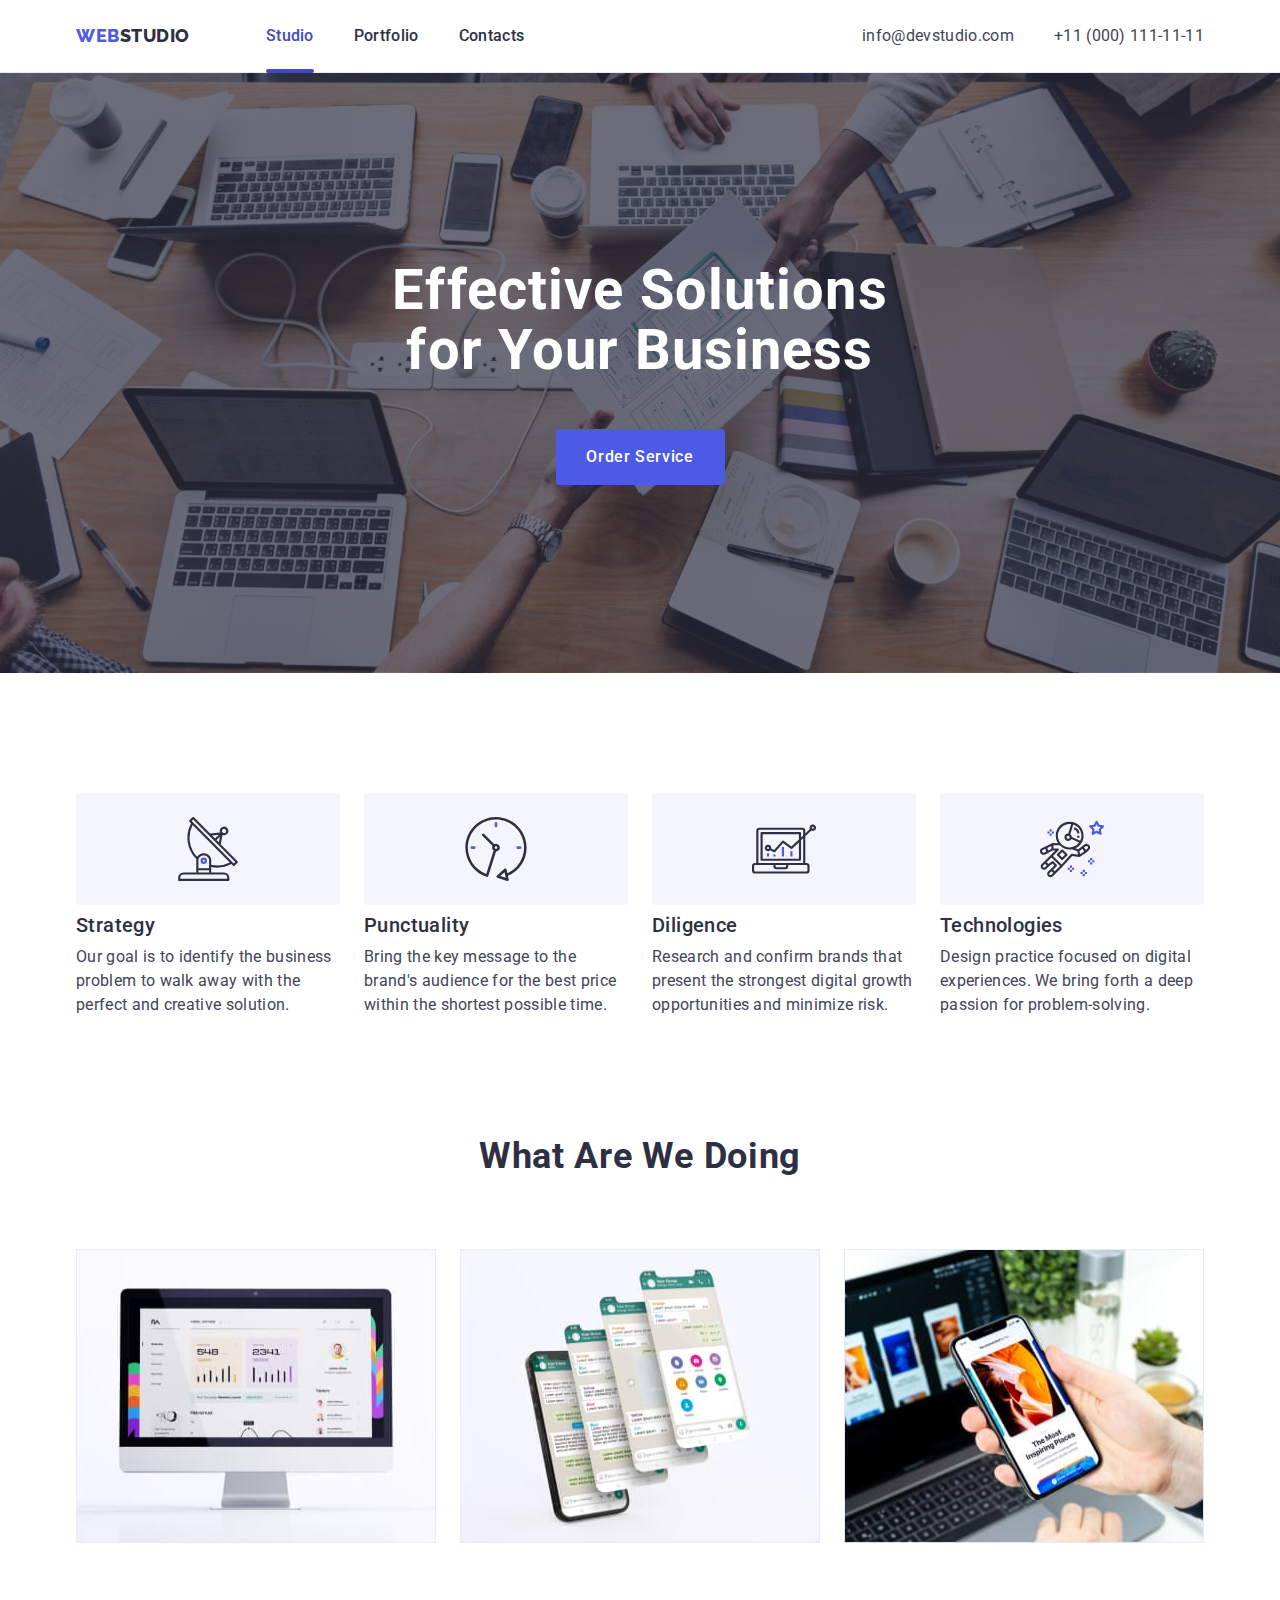
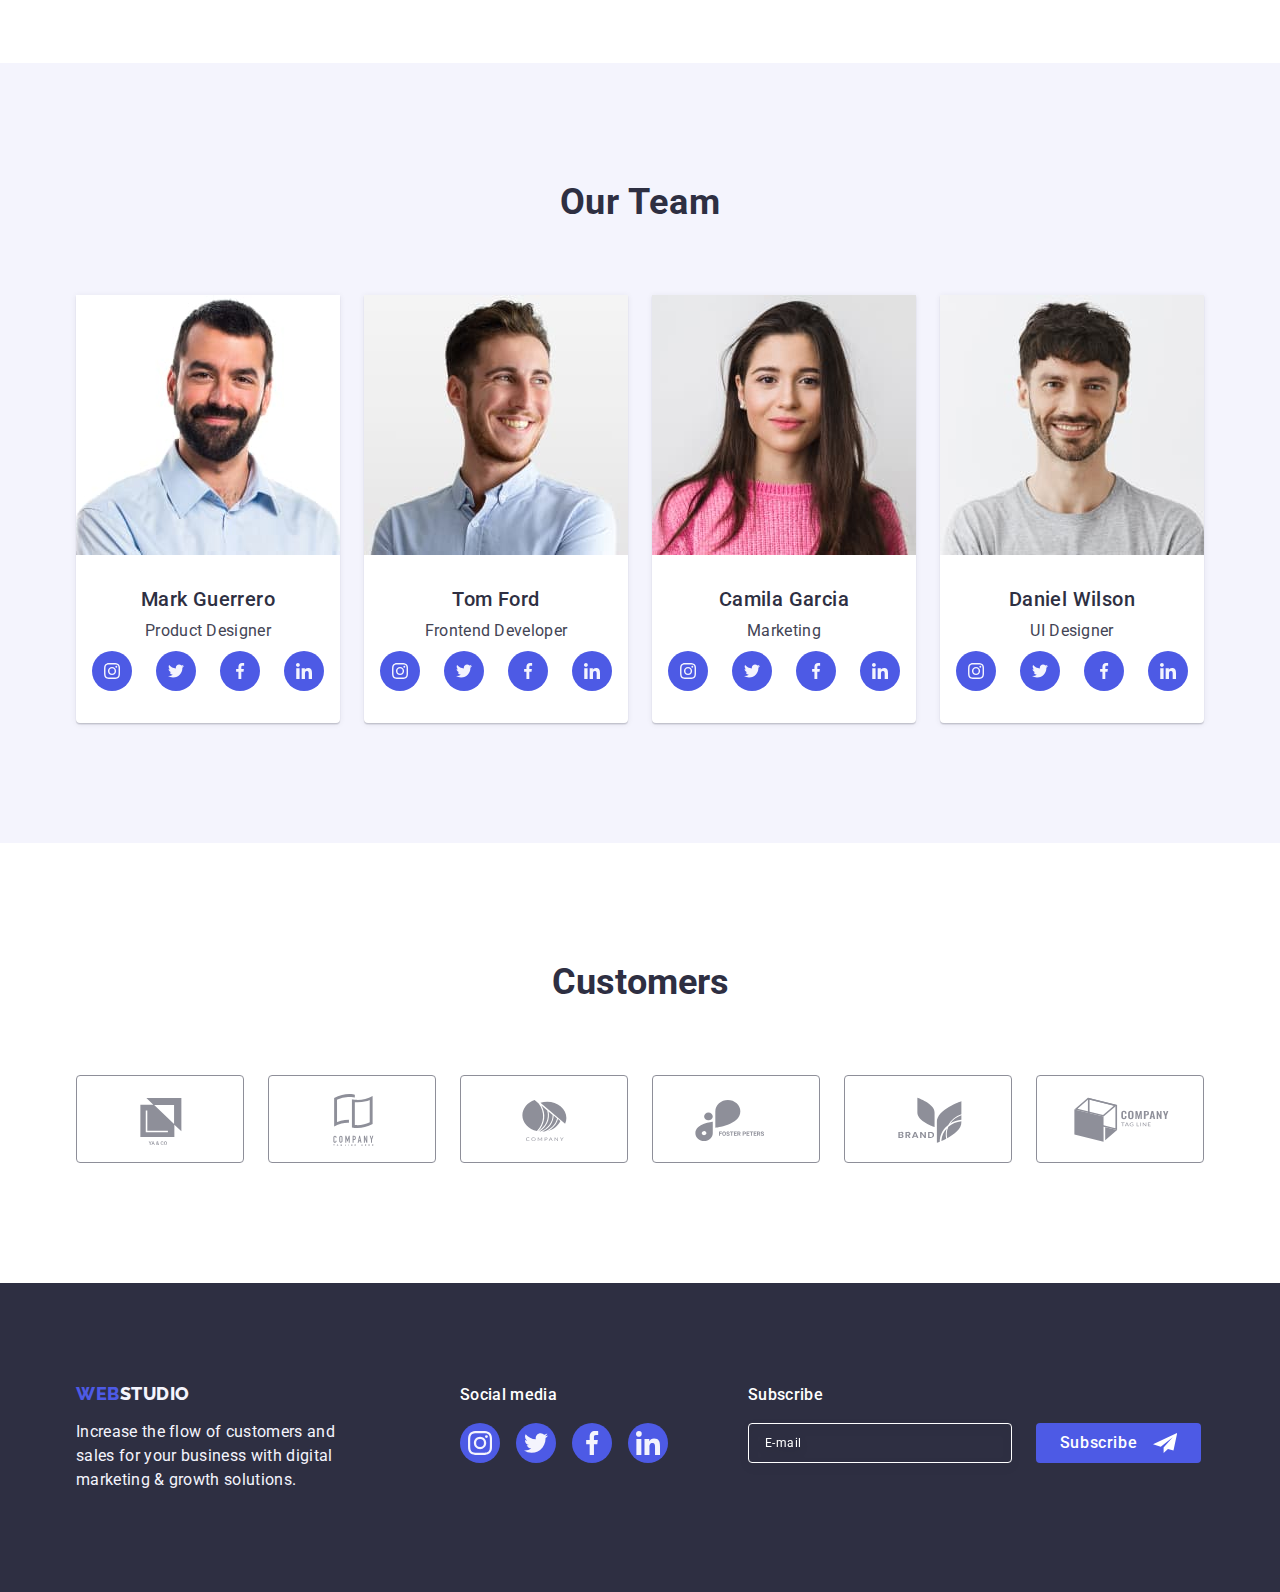
<file: index.html>
<!DOCTYPE html>
<html lang="en">
  <head>
    <meta charset="UTF-8" />
    <meta http-equiv="X-UA-Compatible" content="IE=edge" />
    <meta name="viewport" content="width=device-width, initial-scale=1.0" />
    <meta name="description" content="Ефективні рішення для вашого бізнесу" />
    <title>WebStudio</title>
    <link rel="preconnect" href="https://fonts.googleapis.com" />
    <link rel="preconnect" href="https://fonts.gstatic.com" crossorigin />
    <link
      href="https://fonts.googleapis.com/css2?family=Raleway:wght@800&family=Roboto:wght@400;500;700&display=swap"
      rel="stylesheet"
    />
    <link
      rel="stylesheet"
      href="https://cdn.jsdelivr.net/npm/modern-normalize@2.0.0/modern-normalize.min.css"
    />
    <link rel="stylesheet" href="./css/styles.css" />
  </head>
  <body class="page">
    <!-- Header section -->
    <header class="header">
      <div class="header-conteiner container">
        <nav class="header-nav">
          <a class="logo link" href="./index.html"
            >Web<span class="logo-studio">Studio</span></a
          >
          <ul class="header-list list">
            <li class="header-item">
              <a class="header-link link current" href="./index.html">Studio</a>
            </li>
            <li class="header-item">
              <a class="header-link link" href="./portfolio.html">Portfolio</a>
            </li>
            <li class="header-item">
              <a class="header-link link" href="">Contacts</a>
            </li>
          </ul>
        </nav>
        <address class="header-address">
          <ul class="address-list list">
            <li class="address-item">
              <a class="address-link link" href="mailto:info@devstudio.com"
                >info@devstudio.com</a
              >
            </li>
            <li class="address-item">
              <a class="address-link link" href="tel:+110001111111"
                >+11 (000) 111-11-11</a
              >
            </li>
          </ul>
        </address>
      </div>
    </header>
    <!-- Main block -->
    <main class="main">
      <!-- Hero header -->
      <section class="section hero">
        <div class="container">
          <h1 class="hero-title">Effective Solutions for Your Business</h1>
          <button class="hero-btn" type="button" data-modal-open>Order Service</button>
        </div>
      </section>
      <!-- Peculiarities -->
      <section class="section peculiarities">
        <div class="container">
          <h2 class="visually-hidden">Advantages</h2>
          <ul class="peculiarities-list list">
            <li class="peculiarities-item">
              <div class="icon-container">
                  <svg class="peculiarities-icons" width="64" height="64">
                    <use href="./images/icons.svg#icon-antenna"></use>
                  </svg>
              </div>
              <h3 class="peculiarities-caption">Strategy</h3>
              <p class="peculiarities-parph">
                Our goal is to identify the business problem to walk away with
                the perfect and creative solution.
              </p>
            </li>
            <li class="peculiarities-item">
             <div class="icon-container">
                <svg class="peculiarities-icons" width="64" height="64">
                  <use href="./images/icons.svg#icon-clock"></use>
                </svg>
            </div>
              <h3 class="peculiarities-caption">Punctuality</h3>
              <p class="peculiarities-parph">
                Bring the key message to the brand's audience for the best price
                within the shortest possible time.
              </p>
            </li>
            <li class="peculiarities-item">
              <div class="icon-container">
                <svg class="peculiarities-icons" width="64" height="64">
                  <use href="./images/icons.svg#icon-diagram"></use>
                </svg>
            </div>
              <h3 class="peculiarities-caption">Diligence</h3>
              <p class="peculiarities-parph">
                Research and confirm brands that present the strongest digital
                growth opportunities and minimize risk.
              </p>
            </li>
            <li class="peculiarities-item">
              <div class="icon-container">
                <svg class="peculiarities-icons" width="64" height="64">
                  <use href="./images/icons.svg#icon-astronaut"></use>
                </svg>
            </div>
              <h3 class="peculiarities-caption">Technologies</h3>
              <p class="peculiarities-parph">
                Design practice focused on digital experiences. We bring forth a
                deep passion for problem-solving.
              </p>
            </li>
          </ul>
        </div>
      </section>
      <!-- Kind of activity -->
      <section class="section activity">
        <div class="container">
          <h2 class="activity-title">What are we doing</h2>
          <ul class="activity-list list">
            <li class="activity-item">
              <img
                class="activity-img"
                src="./images/activity-img/img1.jpg"
                alt="img1"
                width="360"
                height="294"
              />
            </li>
            <li class="activity-item">
              <img
                class="activity-img"
                src="./images/activity-img/img2.jpg"
                alt="img2"
                width="360"
                height="294"
              />
            </li>
            <li class="activity-item">
              <img
                class="activity-img"
                src="./images/activity-img/img3.jpg"
                alt="img3"
                width="360"
                height="294"
              />
            </li>
          </ul>
        </div>
      </section>
      <!-- Team -->
      <section class="section team">
        <div class="container">
          <h2 class="team-title">Our Team</h2>
          <ul class="team-list list">
            <li class="team-item">
              <img
                class="team-img"
                src="./images/team/img1.jpg"
                alt="photo-1"
                width="264"
                height="260"
              />
              <div class="team-info">
                <h3 class="team-caption">Mark Guerrero</h3>
                <p class="team-parph">Product Designer</p>
                <ul class="soc-list">
                  <li class="soc-item">
                    <a href="" class="soc-link">
                      <svg class="soc-icons" width="16" height="16">
                        <use href="./images/icons.svg#icon-instagram"></use>
                      </svg>
                    </a>
                  </li>
                  <li class="soc-item">
                    <a href="" class="soc-link">
                      <svg class="soc-icons" width="16" height="16">
                        <use href="./images/icons.svg#icon-twitter"></use>
                      </svg>
                    </a>
                  </li>
                  <li class="soc-item">
                    <a href="" class="soc-link">
                      <svg class="soc-icons" width="16" height="16">
                        <use href="./images/icons.svg#icon-facebook"></use>
                      </svg>
                    </a>
                  </li>
                  <li class="soc-item">
                    <a href="" class="soc-link">
                      <svg class="soc-icons" width="16" height="16">
                        <use href="./images/icons.svg#icon-linkedin"></use>
                      </svg>
                    </a>
                  </li>
                </ul>
              </div>
            </li>
            <li class="team-item">
              <img
                class="team-img"
                src="./images/team/img2.jpg"
                alt="photo-2"
                width="264"
                height="260"
              />
              <div class="team-info">
                <h3 class="team-caption">Tom Ford</h3>
                <p class="team-parph">Frontend Developer</p>
                <ul class="soc-list">
                  <li class="soc-item">
                    <a href="" class="soc-link">
                      <svg class="soc-icons" width="16" height="16">
                        <use href="./images/icons.svg#icon-instagram"></use>
                      </svg>
                    </a>
                  </li>
                  <li class="soc-item">
                    <a href="" class="soc-link">
                      <svg class="soc-icons" width="16" height="16">
                        <use href="./images/icons.svg#icon-twitter"></use>
                      </svg>
                    </a>
                  </li>
                  <li class="soc-item">
                    <a href="" class="soc-link">
                      <svg class="soc-icons" width="16" height="16">
                        <use href="./images/icons.svg#icon-facebook"></use>
                      </svg>
                    </a>
                  </li>
                  <li class="soc-item">
                    <a href="" class="soc-link">
                      <svg class="soc-icons" width="16" height="16">
                        <use href="./images/icons.svg#icon-linkedin"></use>
                      </svg>
                    </a>
                  </li>
                </ul>
              </div>
            </li>
            <li class="team-item">
              <img
                class="team-img"
                src="./images/team/img3.jpg"
                alt="photo-3"
                width="264"
                height="260"
              />
              <div class="team-info">
                <h3 class="team-caption">Camila Garcia</h3>
                <p class="team-parph">Marketing</p>
                <ul class="soc-list">
                  <li class="soc-item">
                    <a href="" class="soc-link">
                      <svg class="soc-icons" width="16" height="16">
                        <use href="./images/icons.svg#icon-instagram"></use>
                      </svg>
                    </a>
                  </li>
                  <li class="soc-item">
                    <a href="" class="soc-link">
                      <svg class="soc-icons" width="16" height="16">
                        <use href="./images/icons.svg#icon-twitter"></use>
                      </svg>
                    </a>
                  </li>
                  <li class="soc-item">
                    <a href="" class="soc-link">
                      <svg class="soc-icons" width="16" height="16">
                        <use href="./images/icons.svg#icon-facebook"></use>
                      </svg>
                    </a>
                  </li>
                  <li class="soc-item">
                    <a href="" class="soc-link">
                      <svg class="soc-icons" width="16" height="16">
                        <use href="./images/icons.svg#icon-linkedin"></use>
                      </svg>
                    </a>
                  </li>
                </ul>
              </div>
            </li>
            <li class="team-item">
              <img
                class="team-img"
                src="./images/team/img4.jpg"
                alt="photo-4"
                width="264"
                height="260"
              />
              <div class="team-info">
                <h3 class="team-caption">Daniel Wilson</h3>
                <p class="team-parph">UI Designer</p>
                <ul class="soc-list">
                  <li class="soc-item">
                    <a href="" class="soc-link">
                      <svg class="soc-icons" width="16" height="16">
                        <use href="./images/icons.svg#icon-instagram"></use>
                      </svg>
                    </a>
                  </li>
                  <li class="soc-item">
                    <a href="" class="soc-link">
                      <svg class="soc-icons" width="16" height="16">
                        <use href="./images/icons.svg#icon-twitter"></use>
                      </svg>
                    </a>
                  </li>
                  <li class="soc-item">
                    <a href="" class="soc-link">
                      <svg class="soc-icons" width="16" height="16">
                        <use href="./images/icons.svg#icon-facebook"></use>
                      </svg>
                    </a>
                  </li>
                  <li class="soc-item">
                    <a href="" class="soc-link">
                      <svg class="soc-icons" width="16" height="16">
                        <use href="./images/icons.svg#icon-linkedin"></use>
                      </svg>
                    </a>
                  </li>
                </ul>
              </div>
            </li>
          </ul>
        </div>
       </section>
      <!-- Customers -->
      <section class="section customers">
        <div class="container">
          <h2 class="customers-title">Customers</h2>
          <ul class="customers-list list">
            <li class="customers-item">
              <a class="customers-link" href="" aria-label="Logo 1">
                <svg class="customers-icons" width="104" height="56">
                  <use href="./images/icons.svg#icon-logo_1"></use>
                </svg>
              </a>
            </li>
            <li class="customers-item">
              <a class="customers-link" href="" aria-label="Logo 2">
                <svg class="customers-icons" width="104" height="56">
                  <use href="./images/icons.svg#icon-logo_2"></use>
                </svg>
              </a>
            </li>
            <li class="customers-item">
              <a class="customers-link" href="" aria-label="Logo 3">
                <svg class="customers-icons" width="104" height="56">
                  <use href="./images/icons.svg#icon-logo_3"></use>
                </svg>
              </a>
            </li>
            <li class="customers-item">
              <a class="customers-link" href="" aria-label="Logo 4">
                <svg class="customers-icons" width="104" height="56">
                  <use href="./images/icons.svg#icon-logo_4"></use>
                </svg>
              </a>
            </li>
            <li class="customers-item">
              <a class="customers-link" href="" aria-label="Logo 5">
                <svg class="customers-icons" width="104" height="56">
                  <use href="./images/icons.svg#icon-logo_5"></use>
                </svg>
              </a>
            </li>
            <li class="customers-item">
              <a class="customers-link" href="" aria-label="Logo 6">
                <svg class="customers-icons" width="104" height="56">
                  <use href="./images/icons.svg#icon-logo_6"></use>
                </svg>
              </a>
            </li>
          </ul>
        </div>
      </section>
    </main>
    <!-- Footer section -->
    <footer class="footer">
     <div class="conteiner-div-footer container">
      <div class="footer-container">
        <a class="footer-logo link" href="./index.html"
          >Web<span class="footer-logo-studio">Studio</span></a
        >
        <p class="footer-parph">
          Increase the flow of customers and sales for your business with
          digital marketing & growth solutions.
        </p>
      </div>
      <div class="soc-footer-container">
        <p class="soc-parph">Social media</p>
        <ul class="footer-soc-list">
          <li class="footer-soc-item"><a href="" class="footer-soc-link">
            <svg class="footer-soc-icons" width="24" height="24">
              <use href="./images/icons.svg#icon-instagram"></use>
            </svg>
          </a>
        </li>
          <li class="footer-soc-item"><a href="" class="footer-soc-link">
            <svg class="footer-soc-icons" width="24" height="24">
              <use href="./images/icons.svg#icon-twitter"></use>
            </svg>
          </a>
        </li>
          <li class="footer-soc-item"><a href="" class="footer-soc-link">
            <svg class="footer-soc-icons" width="24" height="24">
              <use href="./images/icons.svg#icon-facebook"></use>
            </svg>
          </a>
        </li>
          <li class="footer-soc-item"><a href="" class="footer-soc-link">
            <svg class="footer-soc-icons" width="24" height="24">
              <use href="./images/icons.svg#icon-linkedin"></use>
            </svg>
          </a>
        </li>
        </ul>
      </div>
      <div class="footer-modal-container">
        <p class="footer-modal-parph">Subscribe</p>
        <form class="footer-modal-form">
            <label class="footer-modal-label">
              <input class="footer-modal-input" type="email" name="footer-modal" placeholder="E-mail" />
            </label>
            <button class="footer-modal-btn" type="submit">
              Subscribe
              <svg class="footer-modal-icon" width="24" height="24">
                <use href="./images/icons.svg#icon-send"></use>
              </svg>
            </button>
        </form>
      </div>
     </div>
    </footer>
    <!-- Modal Window -->
    <div class="backdrop is-hidden" data-modal>
      <div class="modal">
        <button type="button" class="close-button" data-modal-close>
          <svg class="modal-icon" width="8" height="8">
            <use href="./images/icons.svg#icon-x"></use>
          </svg>
        </button>
        <p class="modal-caption">Leave your contacts and we will call you back</p>

       <form class="modal-form" name="review_form" autocomplete="off">
          <div class="modal-form-container">
            <label class="modal-form-field" for="user-name">
              <span class="modal-form-label">Name</span>
            </label>
            <div class="modal-form-container-input">
             <input class="modal-form-input" type="text" name="user-name" id="user-name" />
              <svg class="modal-form-icon" width="18" height="24">
               <use href="./images/icons.svg#icon-person-black-18dp-1"></use>
              </svg>
            </div>
          </div>

        <div class="modal-form-container">
          <label class="modal-form-field" for="user-phone">
           <span class="modal-form-label">Phone</span>
          </label>
          <div class="modal-form-container-input">
           <input class="modal-form-input" type="tel" name="user-phone" id="user-phone" />
           <svg class="modal-form-icon" width="18" height="24">
            <use href="./images/icons.svg#icon-phone-black-18dp-1"></use>
           </svg>
          </div>
        </div>

         <div class="modal-form-container">
            <label class="modal-form-field" for="user-email">
             <span class="modal-form-label">Email</span>
            </label>
            <div class="modal-form-container-input">
              <input class="modal-form-input" type="email" name="user-email" id="user-email" />
              <svg class="modal-form-icon" width="18" height="24">
               <use href="./images/icons.svg#icon-email-black-18dp-1"></use>
              </svg>
            </div>
          </div>

          <div class="modal-form-container-comment">
            <label class="modal-form-field" for="user-comment">
             <span class="modal-form-label">Comment</span>
            </label>
            <textarea class="modal-form-textarea" name="user-comment" id="user-comment"  placeholder="Text input"></textarea>
          </div>

          <div class="modal-form-container-privacy">
            <input class="modal-form-checkbox visually-hidden" id="user-privacy" type="checkbox" value="true" name="user-privacy" />
            <label class="modal-form-field-privacy" for="user-privacy">
              <span class="modal-form-custom-checkbox">
                <svg class="" width="10" height="8">
                  <use href="./images/icons.svg#icon-vector"></use>
                </svg>
              </span>
              I accept the terms and conditions of the
              <a class="modal-form-field-link" href="">Privacy Policy</a>
            </label>
          </div>

           <button type="submit" class="hero-btn">Send</button>
        </form>
      </div>
    </div>
    <script src="./modal.js/modal.js"></script>
  </body>
</html>
</file>
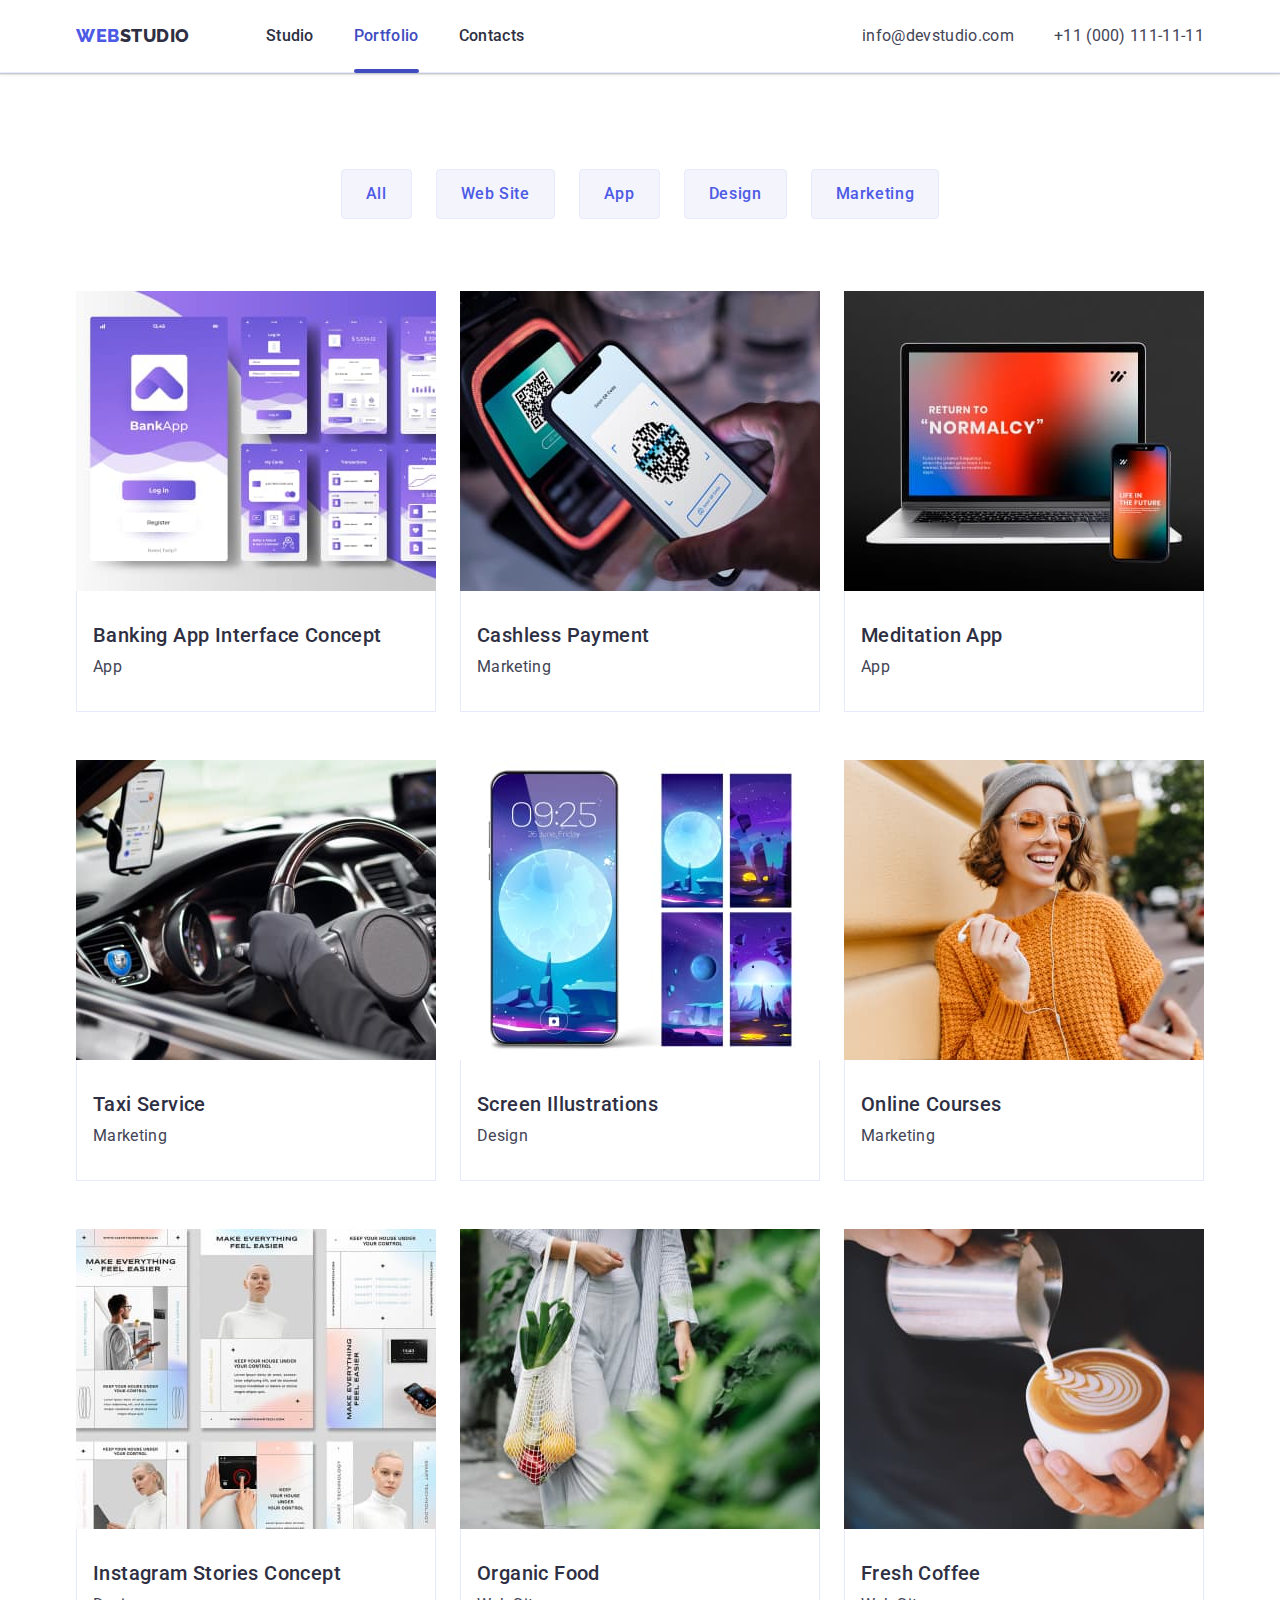
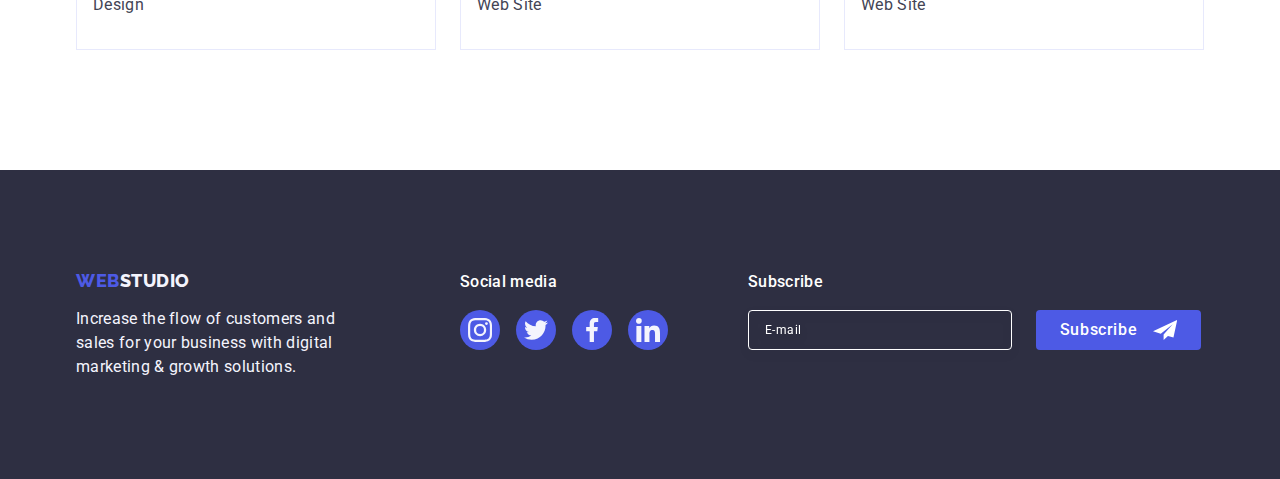
<file: portfolio.html>
<!DOCTYPE html>
<html lang="en">
  <head>
    <meta charset="UTF-8" />
    <meta http-equiv="X-UA-Compatible" content="IE=edge" />
    <meta name="viewport" content="width=device-width, initial-scale=1.0" />
    <meta name="description" content="Ефективні рішення для вашого бізнесу" />
    <title>WebStudio</title>
    <link rel="preconnect" href="https://fonts.googleapis.com" />
    <link rel="preconnect" href="https://fonts.gstatic.com" crossorigin />
    <link
      href="https://fonts.googleapis.com/css2?family=Raleway:wght@800&family=Roboto:wght@400;500;700&display=swap"
      rel="stylesheet"
    />
    <link
      rel="stylesheet"
      href="https://cdn.jsdelivr.net/npm/modern-normalize@2.0.0/modern-normalize.min.css"
    />
    <link rel="stylesheet" href="./css/styles.css"/>
  </head>
  <body class="page">
    <!-- Header section -->
    <header class="header">
      <div class="header-conteiner container">
        <nav class="header-nav">
          <a class="logo link" href="./index.html"
            >Web<span class="logo-studio">Studio</span></a
          >
          <ul class="header-list list">
            <li class="header-item">
              <a class="header-link link" href="./index.html">Studio</a>
            </li>
            <li class="header-item">
              <a class="header-link link current" href="./portfolio.html">Portfolio</a>
            </li>
            <li class="header-item">
              <a class="header-link link" href="">Contacts</a>
            </li>
          </ul>
        </nav>
        <address class="header-address">
          <ul class="address-list list">
            <li class="address-item">
              <a class="address-link link" href="mailto:info@devstudio.com"
                >info@devstudio.com</a
              >
            </li>
            <li class="address-item">
              <a class="address-link link" href="tel:+110001111111"
                >+11 (000) 111-11-11</a
              >
            </li>
          </ul>
        </address>
      </div>
    </header>
    <main>
      <section class="portfolio section">
        <div class="container">
          <h1 class="visually-hidden">Portfolio</h1>
          <ul class="portfolio-list list">
            <li class="portfolio-item">
              <button class="portfolio-btn link" type="button">All</button>
            </li>
            <li class="portfolio-item">
              <button class="portfolio-btn link" type="button">Web Site</button>
            </li>
            <li class="portfolio-item">
              <button class="portfolio-btn link" type="button">App</button>
            </li>
            <li class="portfolio-item">
              <button class="portfolio-btn link" type="button">Design</button>
            </li>
            <li class="portfolio-item">
              <button class="portfolio-btn link" type="button">
                Marketing
              </button>
            </li>
          </ul>
          <ul class="projects-list list">
            <li class="projects-item">
              <a class="projects-link link" href="">
                <div class="overlay">
                    <img
                     class="projects-img"
                     src="./images/portfolio/img1.jpg"
                     alt="Banking"
                     width="360"
                     height="300"
                    />
                   <p class="overlay-parph">14 Stylish and User-Friendly App Design Concepts · Task Manager App · Calorie Tracker App · Exotic Fruit Ecommerce App · Cloud Storage App</p>
                 </div>
                  <div class="project-container">
                    <h2 class="projects-caption">
                     Banking App Interface Concept
                    </h2>
                    <p class="projects-parph">App</p>
                  </div>
              </a>
            </li>
            <li class="projects-item">
              <a class="projects-link link" href="">
                <div class="overlay">
                    <img
                     class="projects-img"
                     src="./images/portfolio/img2.jpg"
                     alt="Banking"
                     width="360"
                     height="300"
                    />
                   <p class="overlay-parph">14 Stylish and User-Friendly App Design Concepts · Task Manager App · Calorie Tracker App · Exotic Fruit Ecommerce App · Cloud Storage App</p>
                 </div>
                <div class="project-container">
                  <h2 class="projects-caption">Cashless Payment</h2>
                  <p class="projects-parph">Marketing</p>
                </div>
              </a>
            </li>
           <li class="projects-item">
            <a class="projects-link link" href="">
              <div class="overlay">
                  <img
                   class="projects-img"
                   src="./images/portfolio/img3.jpg"
                   alt="Banking"
                   width="360"
                   height="300"
                  />
                 <p class="overlay-parph">14 Stylish and User-Friendly App Design Concepts · Task Manager App · Calorie Tracker App · Exotic Fruit Ecommerce App · Cloud Storage App</p>
               </div>
                <div class="project-container">
                  <h2 class="projects-caption">Meditation App</h2>
                  <p class="projects-parph">App</p>
                </div>
               </a>
            </li>
            <li class="projects-item">
              <a class="projects-link link" href="">
                <div class="overlay">
                    <img
                     class="projects-img"
                     src="./images/portfolio/img4.jpg"
                     alt="Banking"
                     width="360"
                     height="300"
                    />
                   <p class="overlay-parph">14 Stylish and User-Friendly App Design Concepts · Task Manager App · Calorie Tracker App · Exotic Fruit Ecommerce App · Cloud Storage App</p>
                 </div>
                <div class="project-container">
                  <h2 class="projects-caption">Taxi Service</h2>
                  <p class="projects-parph">Marketing</p>
                </div>
              </a>
            </li>
            <li class="projects-item">
              <a class="projects-link link" href="">
                <div class="overlay">
                    <img
                     class="projects-img"
                     src="./images/portfolio/img5.jpg"
                     alt="Banking"
                     width="360"
                     height="300"
                    />
                   <p class="overlay-parph">14 Stylish and User-Friendly App Design Concepts · Task Manager App · Calorie Tracker App · Exotic Fruit Ecommerce App · Cloud Storage App</p>
                 </div>
                <div class="project-container">
                  <h2 class="projects-caption">Screen Illustrations</h2>
                  <p class="projects-parph">Design</p>
                </div>
              </a>
            </li>
            <li class="projects-item">
              <a class="projects-link link" href="">
                <div class="overlay">
                    <img
                     class="projects-img"
                     src="./images/portfolio/img6.jpg"
                     alt="Banking"
                     width="360"
                     height="300"
                    />
                   <p class="overlay-parph">14 Stylish and User-Friendly App Design Concepts · Task Manager App · Calorie Tracker App · Exotic Fruit Ecommerce App · Cloud Storage App</p>
                 </div>
                <div class="project-container">
                  <h2 class="projects-caption">Online Courses</h2>
                  <p class="projects-parph">Marketing</p>
                </div>
              </a>
            </li>
            <li class="projects-item">
              <a class="projects-link link" href="">
                <div class="overlay">
                    <img
                     class="projects-img"
                     src="./images/portfolio/img7.jpg"
                     alt="Banking"
                     width="360"
                     height="300"
                    />
                   <p class="overlay-parph">14 Stylish and User-Friendly App Design Concepts · Task Manager App · Calorie Tracker App · Exotic Fruit Ecommerce App · Cloud Storage App</p>
                 </div>
                <div class="project-container">
                  <h2 class="projects-caption">Instagram Stories Concept</h2>
                  <p class="projects-parph">Design</p>
                </div>
              </a>
            </li>
            <li class="projects-item">
              <a class="projects-link link" href="">
                <div class="overlay">
                    <img
                     class="projects-img"
                     src="./images/portfolio/img8.jpg"
                     alt="Banking"
                     width="360"
                     height="300"
                    />
                   <p class="overlay-parph">14 Stylish and User-Friendly App Design Concepts · Task Manager App · Calorie Tracker App · Exotic Fruit Ecommerce App · Cloud Storage App</p>
                 </div>
                <div class="project-container">
                  <h2 class="projects-caption">Organic Food</h2>
                  <p class="projects-parph">Web Site</p>
                </div>
              </a>
            </li>
            <li class="projects-item">
              <a class="projects-link link" href="">
                <div class="overlay">
                    <img
                     class="projects-img"
                     src="./images/portfolio/img9.jpg"
                     alt="Banking"
                     width="360"
                     height="300"
                    />
                   <p class="overlay-parph">14 Stylish and User-Friendly App Design Concepts · Task Manager App · Calorie Tracker App · Exotic Fruit Ecommerce App · Cloud Storage App</p>
                 </div>
                <div class="project-container">
                  <h2 class="projects-caption">Fresh Coffee</h2>
                  <p class="projects-parph">Web Site</p>
                </div>
              </a>
            </li>
          </ul>
        </div>
      </section>
    </main>
    <!-- Footer section -->
    <footer class="footer">
      <div class="conteiner-div-footer container">
      <div class="footer-container">
        <a class="footer-logo link" href="./index.html"
          >Web<span class="footer-logo-studio">Studio</span></a
        >
        <p class="footer-parph">
          Increase the flow of customers and sales for your business with
          digital marketing & growth solutions.
        </p>
      </div>
      <div class="soc-footer-container">
        <p class="soc-parph">Social media</p>
        <ul class="footer-soc-list">
          <li class="footer-soc-item">
           <a href="" class="footer-soc-link">
             <svg class="footer-soc-icons" width="24" height="24">
               <use href="./images/icons.svg#icon-instagram"></use>
             </svg>
           </a>
        </li>
          <li class="footer-soc-item">
            <a href="" class="footer-soc-link">
             <svg class="footer-soc-icons" width="24" height="24">
               <use href="./images/icons.svg#icon-twitter"></use>
             </svg>
           </a>
        </li>
          <li class="footer-soc-item">
            <a href="" class="footer-soc-link">
             <svg class="footer-soc-icons" width="24" height="24">
               <use href="./images/icons.svg#icon-facebook"></use>
             </svg>
           </a>
        </li>
          <li class="footer-soc-item">
            <a href="" class="footer-soc-link">
             <svg class="footer-soc-icons" width="24" height="24">
               <use href="./images/icons.svg#icon-linkedin"></use>
             </svg>
           </a>
        </li>
        </ul>
      </div>
      <div class="footer-modal-container">
        <p class="footer-modal-parph">Subscribe</p>
        <form class="footer-modal-form">
            <label class="footer-modal-label">
              <input class="footer-modal-input" type="email" name="footer-modal" placeholder="E-mail" />
            </label>

            <button class="footer-modal-btn" type="submit">
              Subscribe
              <svg class="footer-modal-icon" width="24" height="24">
                <use href="./images/icons.svg#icon-send"></use>
              </svg>
            </button>
        </form>
      </div>
    </div>
    </footer>
  </body>
</html>
</file>
<file: css/styles.css>
:root {
      --brand-color: #434455;
      --brand-links-hf : #404bbf;
      --text-color: #2E2F42;
      --text-color-bg: #FFFFFF;
      --logo-color: #4D5AE5;
      --complementary-color: #F4F4FD;
      --portfolio-btn: #e7e9fc;
      --customers-icons: #8E8F99;
      --footer-soc-color: #31d0aa;
      --modal-color: #fcfcfc;
      --modal-border: #9747FF;
      --modal-style-color: rgba(46, 47, 66, 0.4)
      }

body {
  font-family: Roboto, sans-serif ;
  color: var(--brand-color);
    background-color: var(--text-color-bg);
}

button {
  cursor: pointer;
  font-family: inherit;
	color: currentColor;
}

input {
	font-family: inherit;
}

/**
  |============================
  | Resets
  |============================
*/

h1,h2,h3,h4,h5,h6,p {
margin: 0;
}

ul,
ol{
  list-style: none;
  margin: 0;
  padding: 0;
}

img {
  display: block;
  max-width: 100%;
}

.visually-hidden {

}
/**
  |============================
  | Header
  |============================
*/

.logo {
  font-family: 'Raleway', sans-serif;
    font-weight: 800;
    font-size: 18px;
    line-height: 1.17;
    letter-spacing: 0.03em;
    text-transform: uppercase;
    color: var(--logo-color);
}

.logo {
  margin-right: 76px;
}

.link {
  text-decoration: none;
}

.logo-studio{
  color: var(--text-color);
}

.header {
  border-bottom: 1px solid var(--portfolio-btn);
  box-shadow: 0px 2px 1px rgba(46, 47, 66, 0.08), 0px 1px 1px rgba(46, 47, 66, 0.16), 0px 1px 6px rgba(46, 47, 66, 0.08);
}

.header-conteiner {
  display: flex;
  align-items: center;
}

.container {
width: 1158px;
margin: 0 auto;
padding: 0 15px;
}

.header-nav {
  display: flex;
  align-items: center;
}

.header-list {
 display: flex;
 gap: 40px;
}

.header-link{
  font-weight: 500;
  line-height: 1.5;
  letter-spacing: 0.02em;
  color: var(--text-color);
  display: block;
  padding: 24px 0;
  position: relative;
  transition: color 250ms cubic-bezier(0.4, 0, 0.2, 1);
}

.current {
  color :var(--brand-links-hf);
}
 
.current::after {
   content: "";
   text-decoration: underline;
   width: 100%;
   height: 4px;
   border-radius: 2px;
   background: var(--brand-links-hf);
}

.header-link::after {
  content:'' ;
  position: absolute;
  left: 0;
  bottom: -1px;
  height: 4px;
  background-color: var(--brand-links-hf);
  border-radius: 2px;
}

.header-link:hover {
  color: var(--brand-links-hf);
}
.header-link:focus {
  color: var(--brand-links-hf);
}

.header-address {
  font-style: normal;
  margin-left: auto;
}

.address-list {
 display: flex;
 gap: 40px;
}

.address-link {
line-height: 1.5;
letter-spacing: 0.02em;
color: var(--brand-color);
transition: color 250ms cubic-bezier(0.4, 0, 0.2, 1);
}

.address-link:hover {
  color: var(--brand-links-hf);
  }
  
.address-link:focus {
 color: var(--brand-links-hf);
}

/**
  |============================
  | Block 1
  |============================
*/

.hero{
background-color: var(--text-color);
padding: 188px 0;
margin: auto;
background-image: linear-gradient(rgba(46, 47, 66, 0.7), rgba(46, 47, 66, 0.7)), url(../images/people-office.jpg);
background-repeat: no-repeat;
background-position: center;
background-size: cover;
max-width: 1440px;
}

.hero-title {
font-size: 56px;
line-height: 1.07;
text-align: center;
letter-spacing: 0.02em;
color: var(--text-color-bg);
max-width: 496px;
margin-left: auto;
margin-right: auto;
margin-bottom: 48px;
}

.hero-btn {
  background-color: var(--logo-color);
  font-family: "Roboto", sans-serif;
  font-weight: 500;
  font-size: 16px;
  line-height: 1.5;
  letter-spacing: 0.04em;
  color: var(--text-color-bg);
  display: block;
  min-width: 169px;
  height: 56px;
  border: none;
  border-radius: 4px;
  cursor: pointer;
  margin-left: auto;
  margin-right: auto;
  transition: background-color 250ms cubic-bezier(0.4, 0, 0.2, 1);
}

.hero-btn:hover {
background-color: var(--brand-links-hf);
}
.hero-btn:focus {
background-color: var(--brand-links-hf);
}

/**
  |============================
  | Block 2
  |============================
*/

.peculiarities {
  padding: 120px 0;
}

.visually-hidden {
  position: absolute;
  width: 1px;
  height: 1px;
  margin: -1px;
  border: 0;
  padding: 0;
  white-space: nowrap;
  clip-path: inset(100%);
  clip: rect(0 0 0 0);
  overflow: hidden;
}

.icon-container {
  display: flex;
  align-items: center;
  justify-content: center;
  height: 112px;
  background-color: var(--complementary-color);
  border-radius: 4px;
  margin-bottom: 8px;
}

.peculiarities-list {
  display: flex;
  gap: 24px;
}

.peculiarities-icons{
  fill: none;
}

.peculiarities-item {
width: calc((100% - 72px) / 4);
}

.peculiarities-caption {
margin-bottom: 8px;
}

.peculiarities-caption {
  font-weight: 500;
  font-size: 20px;
  line-height: 1.2;
  letter-spacing: 0.02em;
  color: var(--text-color);
}

.peculiarities-parph {
line-height: 1.5;
letter-spacing: 0.02em;
}

/**
  |============================
  | Block 3
  |============================
*/

.activity {
padding-bottom: 120px;
}

.activity-title {
margin-bottom: 72px;
}

.activity-list {
  display: flex;
  gap: 24px;
}

.activity-item {
width: calc((100% - 48px) / 3);
}

.activity-title{
  font-size: 36px;
  line-height: 1.11;
  text-align: center;
  letter-spacing: 0.02em;
  text-transform: capitalize;
  color: var(--text-color);
}

/**
  |============================
  | Block 4
  |============================
*/

.team{
  background-color: var(--complementary-color);
  padding: 120px 0;
}

.team-title {
font-size: 36px;
line-height: 1.11;
text-align: center;
letter-spacing: 0.02em;
text-transform: capitalize;
color: var(--text-color);
margin-bottom: 72px;
}

.team-list {
display: flex;
gap: 24px;
}

.team-item {
background-color: var(--text-color-bg);
width: calc((100% - 72px) / 4);
border-radius: 0px 0px 4px 4px;
box-shadow: 0px 2px 1px 0px rgba(46, 47, 66, 0.08), 0px 1px 1px 0px rgba(46, 47, 66, 0.16), 0px 1px 6px 0px rgba(46, 47, 66, 0.08);
}

.team-info {
padding: 32px 0
}

.team-caption {
  font-weight: 500;
  font-size: 20px;
  line-height: 1.2;
  letter-spacing: 0.02em;
  color: var(--text-color);
  text-align: center;
  margin-bottom: 8px;
}

.team-parph {
  line-height: 1.5;
  letter-spacing: 0.02em;
  text-align: center;
}

.soc-list{
  display: flex;
  justify-content: center;
  gap: 24px;
  padding-top: 8px;
  background-color: 250ms cubic-bezier(0.4, 0, 0.2, 1);
}

.soc-item {
  width: 40px;
  height: 40px;
}

.soc-link {
  width: 100%;
  height: 100%;
  background-color: var(--logo-color);
  border-radius: 50%;
  display: flex;
  align-items: center;
  justify-content: center;
  transition: background-color 250ms cubic-bezier(0.4, 0, 0.2, 1);
}

.soc-link:hover {
  background-color: var(--brand-links-hf);
}

.soc-link:focus {
  background-color: var(--brand-links-hf);
}

.soc-icons {
fill: var(--complementary-color)
}

/**
  |============================
  | Block 5
  |============================
*/

.customers {
  padding-top: 120px;
  padding-bottom: 120px;
}

.customers-title {
  text-align: center;
  font-size: 36px;
  color: var(--text-color);
  margin-bottom: 72px; 
  line-height: 1.11;
}
.customers-list {
  display: flex;
  justify-content: center;
  gap: 24px;

}
.customers-item {
  width: calc((100% - 120px) / 6);
  height: 88px;
}

.customers-link {
  color:var(--customers-icons);
  display: flex;
  width: 100%;
  height: 100%;
  justify-content: center;
  align-items: center;
  border: 1px solid var(--customers-icons);
  border-radius: 4px;
  transition: border-color 250ms cubic-bezier(0.4, 0, 0.2, 1), color 250ms cubic-bezier(0.4, 0, 0.2, 1);
}

.customers-link:hover {
  border-color: var(--brand-links-hf);
  color: var(--brand-links-hf);
}

.customers-link:focus {
  border-color: var(--brand-links-hf);
  color: var(--brand-links-hf);
}

.customers-icons {
  fill: currentColor;
}

/**
  |============================
  | Footer
  |============================
*/

.footer {
  background-color: var(--text-color);
  padding: 100px 0;
}

.conteiner-div-footer {
  display: flex;
  align-items: baseline;
}

.soc-parph {
  font-weight: 500;
  font-size: 16px;
  line-height: 1.5;
  letter-spacing: 0.02em;
  color: var(--text-color-bg);
  margin-bottom: 16px;
}

.footer-soc-list {
  display: flex;
  gap: 16px;
}

.footer-soc-item {
  width: 40px;
  height: 40px;
}

.footer-soc-link {
  width: 100%;
  height: 100%;
  background-color: var(--logo-color);
  border-radius: 50%;
  display: flex;
  align-items: center;
  justify-content: center;
  transition: background-color 250ms cubic-bezier(0.4, 0, 0.2, 1);
}

.footer-soc-link:hover {
  background-color:var(--footer-soc-color);
}

.footer-soc-link:focus {
  background-color:var(--footer-soc-color);
}

.footer-soc-icons {
fill: var(--complementary-color);
}

.footer-container {
  margin-right: 120px;

}

.footer-logo {
  font-family: "Raleway", sans-serif;
  font-weight: 800;
  font-size: 18px;
  line-height: 1.17;
  letter-spacing: 0.03em;
  text-transform: uppercase;
  color: var(--logo-color);
  display: inline-block;
  margin-bottom: 16px;
}

.footer-logo:hover,
.footer-logo:focus {
  background-color: var(--footer-soc-color);
}

.footer-logo-studio {
color: var(--complementary-color);}

.footer-parph {
  line-height: 1.5;
    color: var(--complementary-color);
    letter-spacing: 0.02em;
    max-width: 264px;
}

.footer-modal-container {
  margin-left: 80px;
}

.footer-modal-parph {
  margin-bottom: 16px;
  font-weight: 500;
  font-size: 16px;
  line-height: 1.5;
  letter-spacing: 0.02em;
  color: var(--text-color-bg);
}

.footer-modal-form {
  display: flex;
  gap: 24px;
}

.footer-modal-input {
  width: 264px;
  height: 40px;
  border: 1px solid var(--text-color-bg);
  background-color: transparent;
  font-size: 12px;
  line-height: 1.5;
  letter-spacing: 0.04em;
  padding-left: 16px;
  filter: drop-shadow(0px 4px 4px rgba(0, 0, 0, 0.15));
  border-radius: 4px;
  color: var(--text-color-bg);
}

.footer-modal-input::placeholder {
  color: var(--text-color-bg);
}

.footer-modal-btn {
  min-width: 165px;
  height: 40px;
  display: flex;
  justify-content: center;
  align-items: center;
  font-family: "Roboto", sans-serif;
  font-size: 16px;
  font-weight: 500;
  line-height: 1.5;
  letter-spacing: 0.04em;
  color: var(--text-color-bg);
  cursor: pointer;
  background-color: var(--logo-color);
  border: none;
  border-radius: 4px;
}

.footer-modal-btn:hover,
.footer-modal-btn:focus {
  background-color: var(--brand-links-hf);
}

.footer-modal-icon {
margin-left: 16px;
}

/**
  |============================
  | Portfolio
  |============================
*/

.portfolio {
padding-top: 96px;
padding-bottom: 120px;
}

.portfolio-list {
display: flex;
justify-content: center;
gap: 24px;
margin-bottom: 72px;
}

.portfolio-btn {
  font-family: "Roboto", sans-serif;
  font-weight: 500;
  font-size: 16px;
  line-height: 1.5;
  letter-spacing: 0.04em;
  color: var(--logo-color);
  background-color: var(--complementary-color);
  padding: 12px 24px;
  border: 1px solid var(--portfolio-btn);
  border-radius: 4px;
  transition: color 250ms cubic-bezier(0.4, 0, 0.2, 1), background-color 250ms cubic-bezier(0.4, 0, 0.2, 1), border-color 250ms cubic-bezier(0.4, 0, 0.2, 1), box-shadow 250ms cubic-bezier(0.4, 0, 0.2, 1);
}

.portfolio-btn:hover {
  color: var(--text-color-bg);
    background-color: var(--brand-links-hf);
    border: 1px solid transparent;
    box-shadow: 0px 3px 1px rgba(0, 0, 0, 0.1), 0px 2px 1px rgba(0, 0, 0, 0.08), 0px 2px 2px rgba(0, 0, 0, 0.12);
}
.portfolio-btn:focus {
 color: var(--text-color-bg);
background-color: var(--brand-links-hf);
border: 1px solid transparent;
box-shadow: 0px 3px 1px rgba(0, 0, 0, 0.1), 0px 2px 1px rgba(0, 0, 0, 0.08), 0px 2px 2px rgba(0, 0, 0, 0.12);
}

.projects-list {
display: flex;
flex-wrap: wrap;
column-gap: 24px;
row-gap: 48px;
}

.projects-item {
width: calc((100% - 48px) / 3);
}

.projects-link {
  display: block;
  transition: box-shadow 250ms cubic-bezier(0.4, 0, 0.2, 1);
}

.projects-link:hover,
.projects-link:focus {
  box-shadow: 0px 1px 6px rgba(46, 47, 66, 0.08), 0px 1px 1px rgba(46, 47, 66, 0.16), 0px 2px 1px rgba(46, 47, 66, 0.08);
  transform: translateY(0%);
}

.project-container {
padding: 32px 16px;
border: 1px solid var(--portfolio-btn);
border-top: none;
}

.projects-caption {
font-weight: 500;
font-size: 20px;
line-height: 1.2;
letter-spacing: 0.02em;
color: var(--text-color);
margin-bottom: 8px;
}

.projects-parph {
  font-size: 16px;
  line-height: 1.5;
  letter-spacing: 0.02em;
  color: var(--brand-color);
}

.overlay {
 position: relative;
 overflow: hidden;
}

.overlay-parph {
  display: flex;
    width: 100%;
    height: 100%;
    flex-direction: column;
    flex-shrink: 0;
    color: #F4F4FD;
    font-size: 16px;
    line-height: 1.5;
    letter-spacing: 0.32px;
    background-color: #4D5AE5;
    align-items: center;
    text-align: center;
    padding: 40px 32px;
    position: absolute;
    top: 0;
    left: 0;
    transform: translateY(100%);
    transition: transform 250ms cubic-bezier(0.4, 0, 0.2, 1);
}

.projects-link:hover .overlay-parph,
.projects-link:focus .overlay-parph {
  transform: translateY(0%);
}

button {
  border: none;
  cursor: pointer;
}

.open-modal {
  width: 150px;
  height: 50px;
  border-radius: 5px;
  background: #9da4bd;
  color: white;
  position: absolute;
  top: 50%;
  left: 50%;
  transform: translate(-50%, -50%);
  border: none;
  font-size: 16px;
}

.open-modal:hover {
  opacity: 0.8;
}

.backdrop {
  position: fixed;
  top: 0;
  left: 0;
  width: 100%;
  height: 100vh;
  background: rgba(46, 47, 66, 0.4);
  transition: opacity 250ms cubic-bezier(0.4, 0, 0.2, 1), visibility 250ms cubic-bezier(0.4, 0, 0.2, 1);
}

.modal {
  width: 408px;
  min-height: 584px;
  position: absolute;
  top: 50%;
  left: 50%;
  transform: translate(-50%, -50%);
  background: var(--modal-color);
  box-shadow: 0px 1px 1px rgba(0, 0, 0, 0.14), 0px 1px 3px rgba(0, 0, 0, 0.12), 0px 2px 1px rgba(0, 0, 0, 0.2);
  border-radius: 4px;
  transition: transform 250ms cubic-bezier(0.4, 0, 0.2, 1);
  padding: 72px 24px 24px 24px;
}

.close-button {
  position: absolute;
  right: 24px;
  top: 24px;
  background-color: var(--portfolio-btn);
  color: white;
  width: 24px;
  height: 24px;
  border: 1px solid rgba(0, 0, 0, 0.1);
  border-radius: 50%;
  cursor: pointer;
  display: flex;
  align-items: center;
  justify-content: center;
  padding: 0;
  transition: background-color 250ms cubic-bezier(0.4, 0, 0.2, 1), border 250ms cubic-bezier(0.4, 0, 0.2, 1);
}

.close-button:hover {
  background-color: var(--brand-links-hf);
  border: none;
  fill: #ffffff;
}

.close-button:focus {
  background-color: var(--brand-links-hf);
  border: none;
  fill: #ffffff;
}

.modal-icon {
  transition: fill 250ms cubic-bezier(0.4, 0, 0.2, 1);
}

.is-hidden {
  opacity: 0;
  visibility: hidden;
  pointer-events: none;
}

.no-scroll {
    overflow: hidden;
}
.modal-caption {
  display: flex;
  margin-bottom: 16px;
  width: 360px;
  flex-direction: column;
  flex-shrink: 0;
  font-weight: 500;
  line-height: 24px;
  letter-spacing: 0.32px;
  text-align: center;
  color: var(--text-color);
}

.modal-form-container {
  margin-bottom: 8px;
}

.modal-form-field {
  display: block;
  margin-bottom: 18px;
  position: relative;
  font-size: 12px;
  line-height: 1.17;
  letter-spacing: 0.04em;
  color: var(--customers-icons);
  margin-bottom: 4px;
}

.modal-form-container-input {
  position: relative;
}

.modal-form-label {
display: block;
margin-bottom: 4px;
font-size: 12px;
line-height: 1.17;
letter-spacing: 0.04em;
color: var(--customers-icons);
}

.modal-form-input {
  display: flex;
  width: 360px;
  flex-direction: column;
  align-items: flex-start;
  gap: 8px;
  border-radius: 4px;
  height: 40px;
  padding: 11px 38px;
  font-size: 18px;
  outline: transparent;
  border: 1px solid var(--modal-style-color);
  background-color: transparent;
  transition: border-color 250ms cubic-bezier(0.4, 0, 0.2, 1);
}

.modal-form-input:focus {
  border-color: var(--logo-color);
}

.modal-form-container-comment {
margin-bottom: 16px;
}

.modal-form-input-comm {
  width: 360px;
  height: 120px;
  flex-shrink: 0;
  font-size: 18px;
  border-radius: 4px;
  outline: transparent;
  border: 1px solid var(--modal-style-color);
  transition: background-color 250ms cubic-bezier(0.4, 0, 0.2, 1);
}

.modal-form-input-comm:focus {
  border-color: var(--logo-color);
}

.modal-form-icon {
fill: var(--text-color);
position: absolute;
top: 50%;
transform: translateY(-50%);
bottom: 11px;
left: 16px;
transition: fill 250ms cubic-bezier(0.4, 0, 0.2, 1);
}

.modal-form-input:focus + .modal-form-icon {
  fill: var(--logo-color);
}

.modal-form-textarea {
width: 100%;
height: 120px;
font-size: 12px;
line-height: 1.17;
letter-spacing: 0.04em;
color: var(--modal-style-color);
border: 1px solid var(--modal-style-color);
border-radius: 4px;
background-color: transparent;
padding: 8px 16px;
outline: transparent;
resize: none;
transition: border-color 250ms cubic-bezier(0.4, 0, 0.2, 1);
}

.modal-form-textarea:focus {
  border-color:var(--logo-color);
}

.modal-form-container-privacy{
  margin-bottom: 24px;
}

.modal-form-field-privacy{
  font-size: 12px;
  line-height: 1.17;
  letter-spacing: 0.04em;
  color: var(--customers-icons);
}

.modal-form-custom-checkbox {
  width: 16px;
  height: 16px;
  margin-right: 8px;
  border: 1px solid var(--modal-style-color);
  border-radius: 2px;
  transition: background-color 250ms cubic-bezier(0.4, 0, 0.2, 1), border 250ms cubic-bezier(0.4, 0, 0.2, 1), fill 250ms cubic-bezier(0.4, 0, 0.2, 1);
  display: inline-flex;
  align-items: center;
  justify-content: center;
  fill: transparent;
}

.modal-form-checkbox:checked + .modal-form-field-privacy .modal-form-custom-checkbox {
background-color: var(--brand-links-hf);
border: none;
fill: var(--complementary-color);
}

.modal-form-checkbox:focus+.modal-form-field-privacy .modal-form-custom-checkbox {
  border-color: var(--brand-links-hf);
}

.modal-form-field-link {
color: var(--logo-color);
}
</file>
